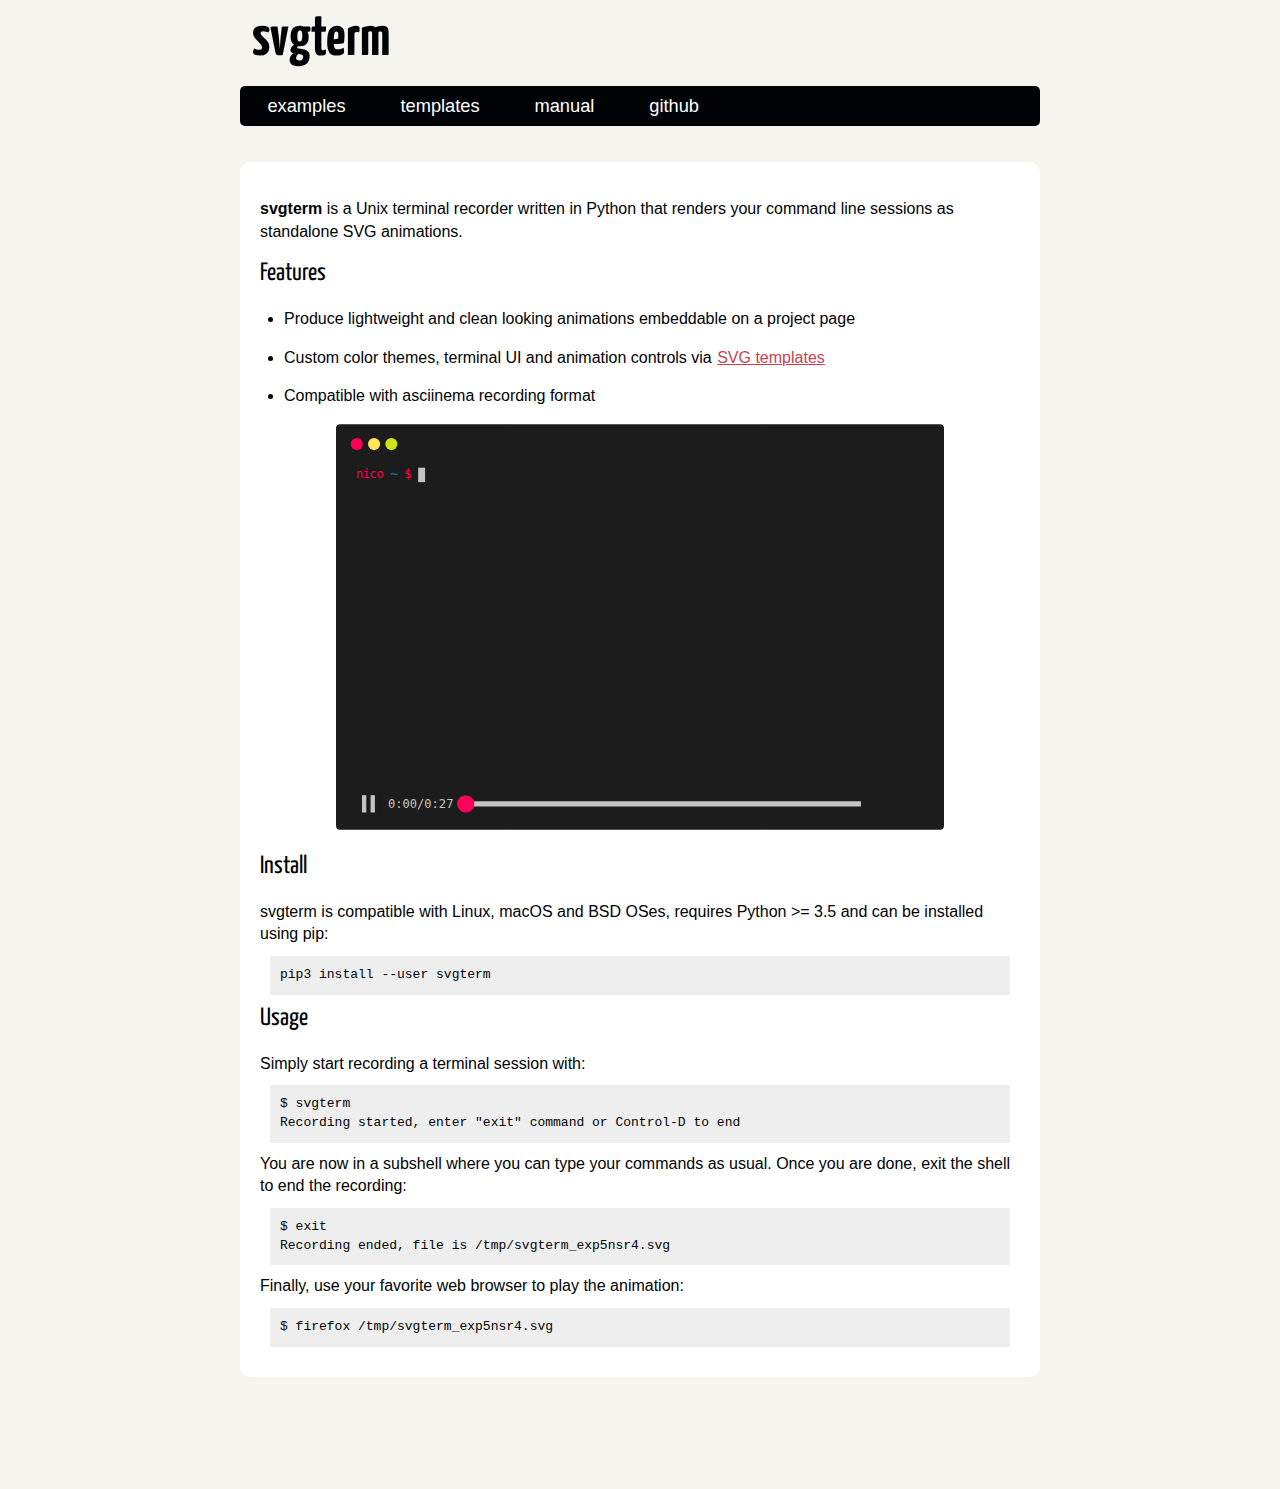
<file: docs/index.html>
<!DOCTYPE html>
<html lang="en">
<head>
    <meta charset="utf-8"/>
    <title>svgterm</title>
    <link rel="stylesheet" href="theme/css/main.css"/>
</head>

<body id="index" class="home">
<header id="banner" class="body">
    <h1><a href="index.html">svgterm</a></h1>
    <nav>
        <ul>
            <li><a href="pages/examples.html">examples</a></li>
            <li><a href="pages/templates.html">templates</a></li>
            <li><a href="https://github.com/khulnasoft-lab/svgterm/blob/master/man/svgterm.md">manual</a></li>
            <li><a href="https://github.com/khulnasoft-lab/svgterm">github</a></li>
        </ul>
    </nav>
</header><!-- /#banner -->
<section id="content" class="body">
    <p><b>svgterm</b> is a Unix terminal recorder written in Python that renders your command
        line sessions as standalone SVG animations.</p>

    <h2>Features</h2>
    <ul>
        <li>Produce lightweight and clean looking animations embeddable on a project page</li>
        <li>Custom color themes, terminal UI and animation controls via
            <a href="pages/templates.html">SVG templates</a></li>
        <li>Compatible with asciinema recording format</li>
    </ul>

    <p align="center">
        <object data="examples/awesome_window_frame_js.svg" width="80%"></object>
    </p>

    <h2>Install</h2>
    svgterm is compatible with Linux, macOS and BSD OSes, requires Python >= 3.5 and can be installed using pip:
    <pre>pip3 install --user svgterm</pre>

    <h2>Usage</h2>
    Simply start recording a terminal session with:

    <pre>$ svgterm
Recording started, enter "exit" command or Control-D to end
</pre>
    You are now in a subshell where you can type your commands as usual.
    Once you are done, exit the shell to end the recording:

    <pre>
$ exit
Recording ended, file is /tmp/svgterm_exp5nsr4.svg
</pre>
    Finally, use your favorite web browser to play the animation:
    <pre>
$ firefox /tmp/svgterm_exp5nsr4.svg
</pre>


</section>
<section id="extras" class="body">
</section><!-- /#extras -->

<footer id="contentinfo" class="body">
</footer><!-- /#contentinfo -->

</body>
</html>
</file>
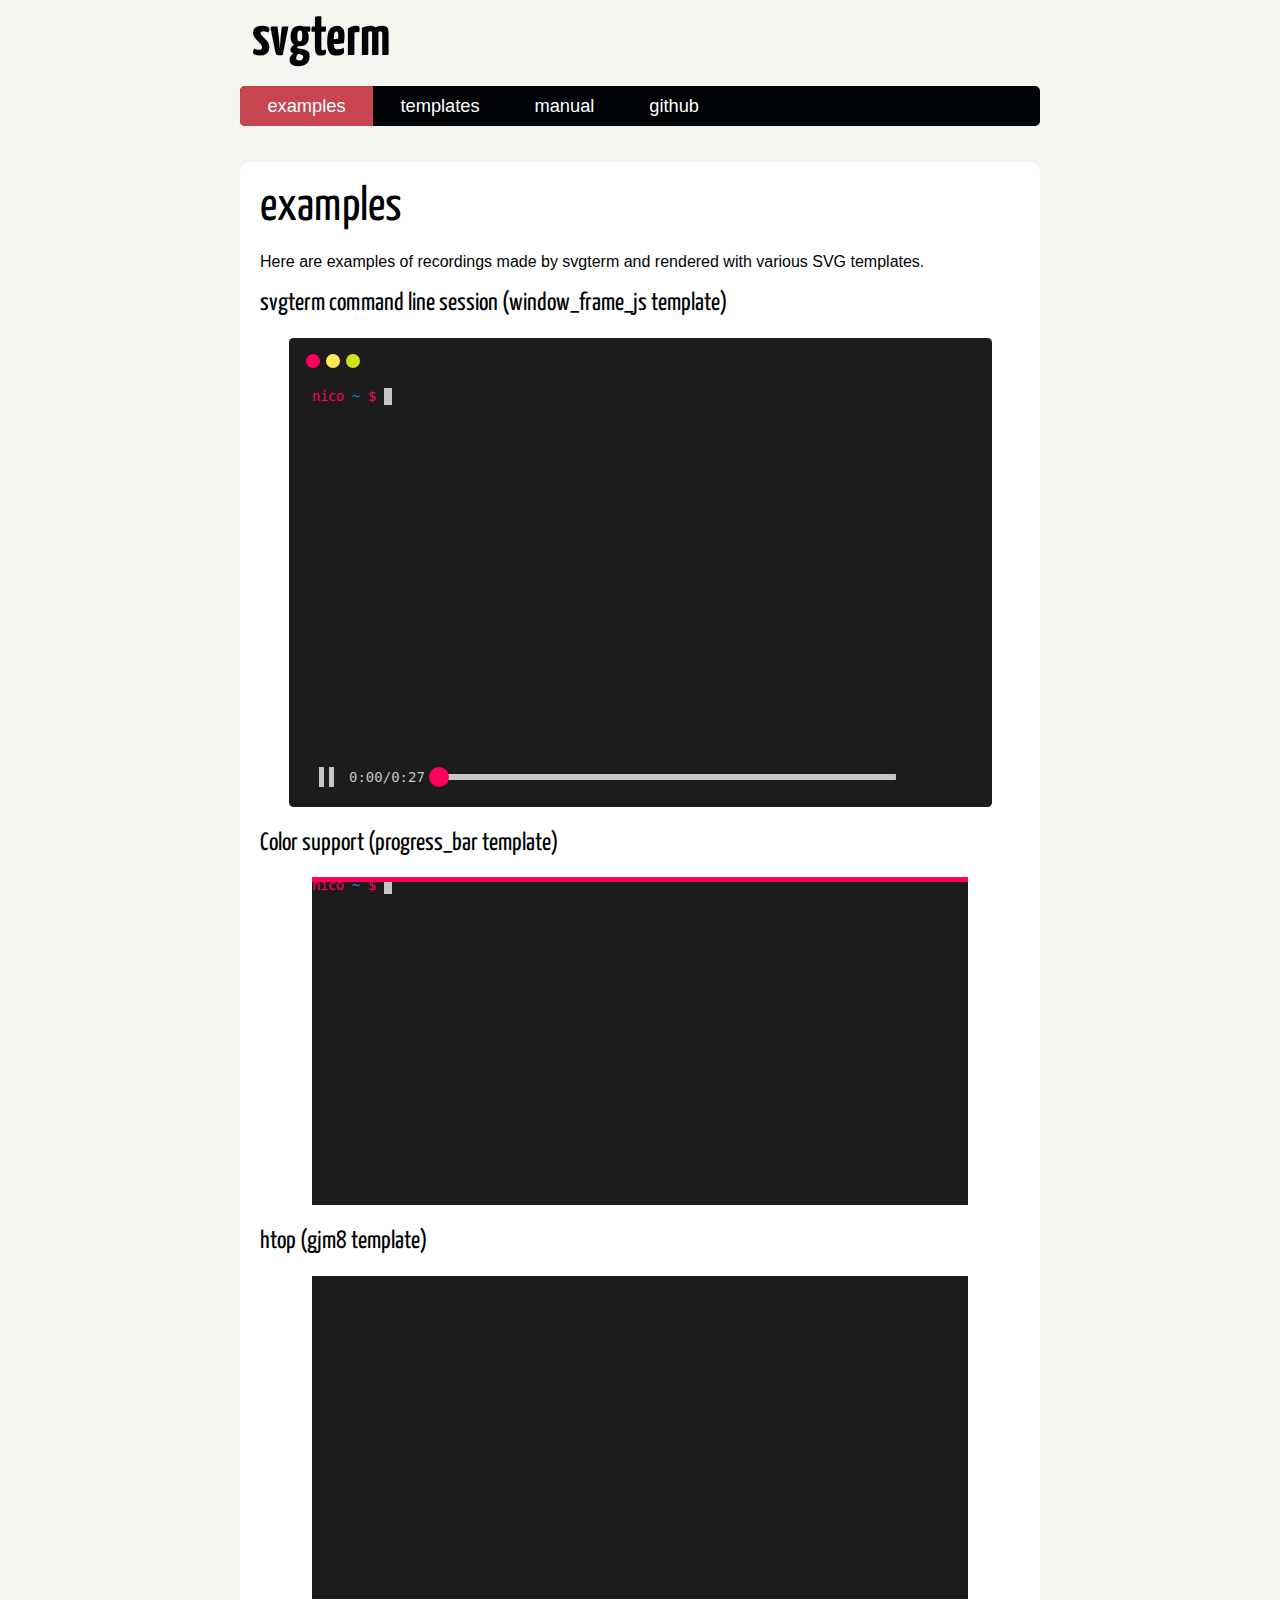
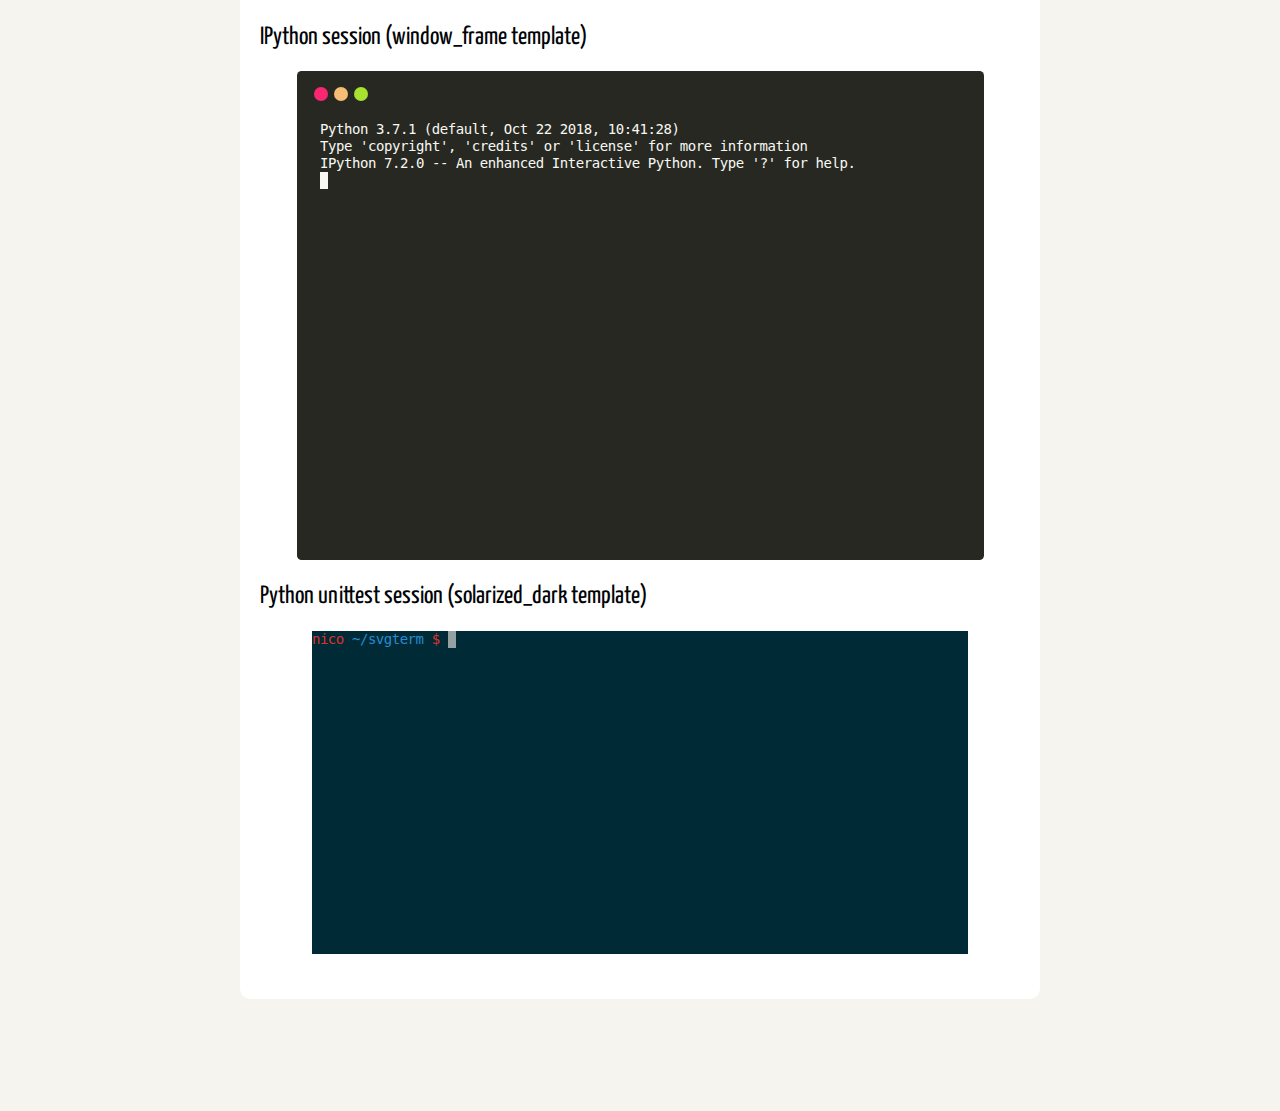
<file: docs/pages/examples.html>
<!DOCTYPE html>
<html lang="en">
<head>
        <meta charset="utf-8" />
        <title>examples</title>
        <link rel="stylesheet" href="../theme/css/main.css" />
</head>

<body id="index" class="home">
        <header id="banner" class="body">
                <h1><a href="../index.html">svgterm</a></h1>
                <nav><ul>
                    <li class="active"><a href="examples.html">examples</a></li>
                    <li><a href="templates.html">templates</a></li>
                    <li><a href="https://github.com/khulnasoft-lab/svgterm/blob/master/man/svgterm.md">manual</a></li>
                    <li><a href="https://github.com/khulnasoft-lab/svgterm">github</a></li>
                </ul></nav>
        </header><!-- /#banner -->
<section id="content" class="body">
    <h1 class="entry-title">examples</h1>

    <p>Here are examples of recordings made by svgterm and rendered with various SVG templates.</p>

    <h2>svgterm command line session (window_frame_js template)</h2>
    <p align="center">
        <object data="../examples/awesome_window_frame_js.svg"></object>
    </p>

    <h2>Color support (progress_bar template)</h2>
    <p align="center">
        <object data="../examples/colors_progress_bar.svg"></object>
    </p>

    <h2>htop  (gjm8 template)</h2>
    <p align="center">
        <object data="../examples/htop_gjm8.svg"></object>
    </p>

    <h2>IPython session (window_frame template)</h2>
    <p align="center">
        <object data="../examples/ipython_window_frame.svg"></object>
    </p>

    <h2>Python unittest session (solarized_dark template)</h2>
    <p align="center">
        <object data="../examples/unittest_solarized_dark.svg"></object>
    </p>

</section>
        <section id="extras" class="body">
        </section><!-- /#extras -->
        <footer id="contentinfo" class="body">
        </footer><!-- /#contentinfo -->
</body>
</html>
</file>
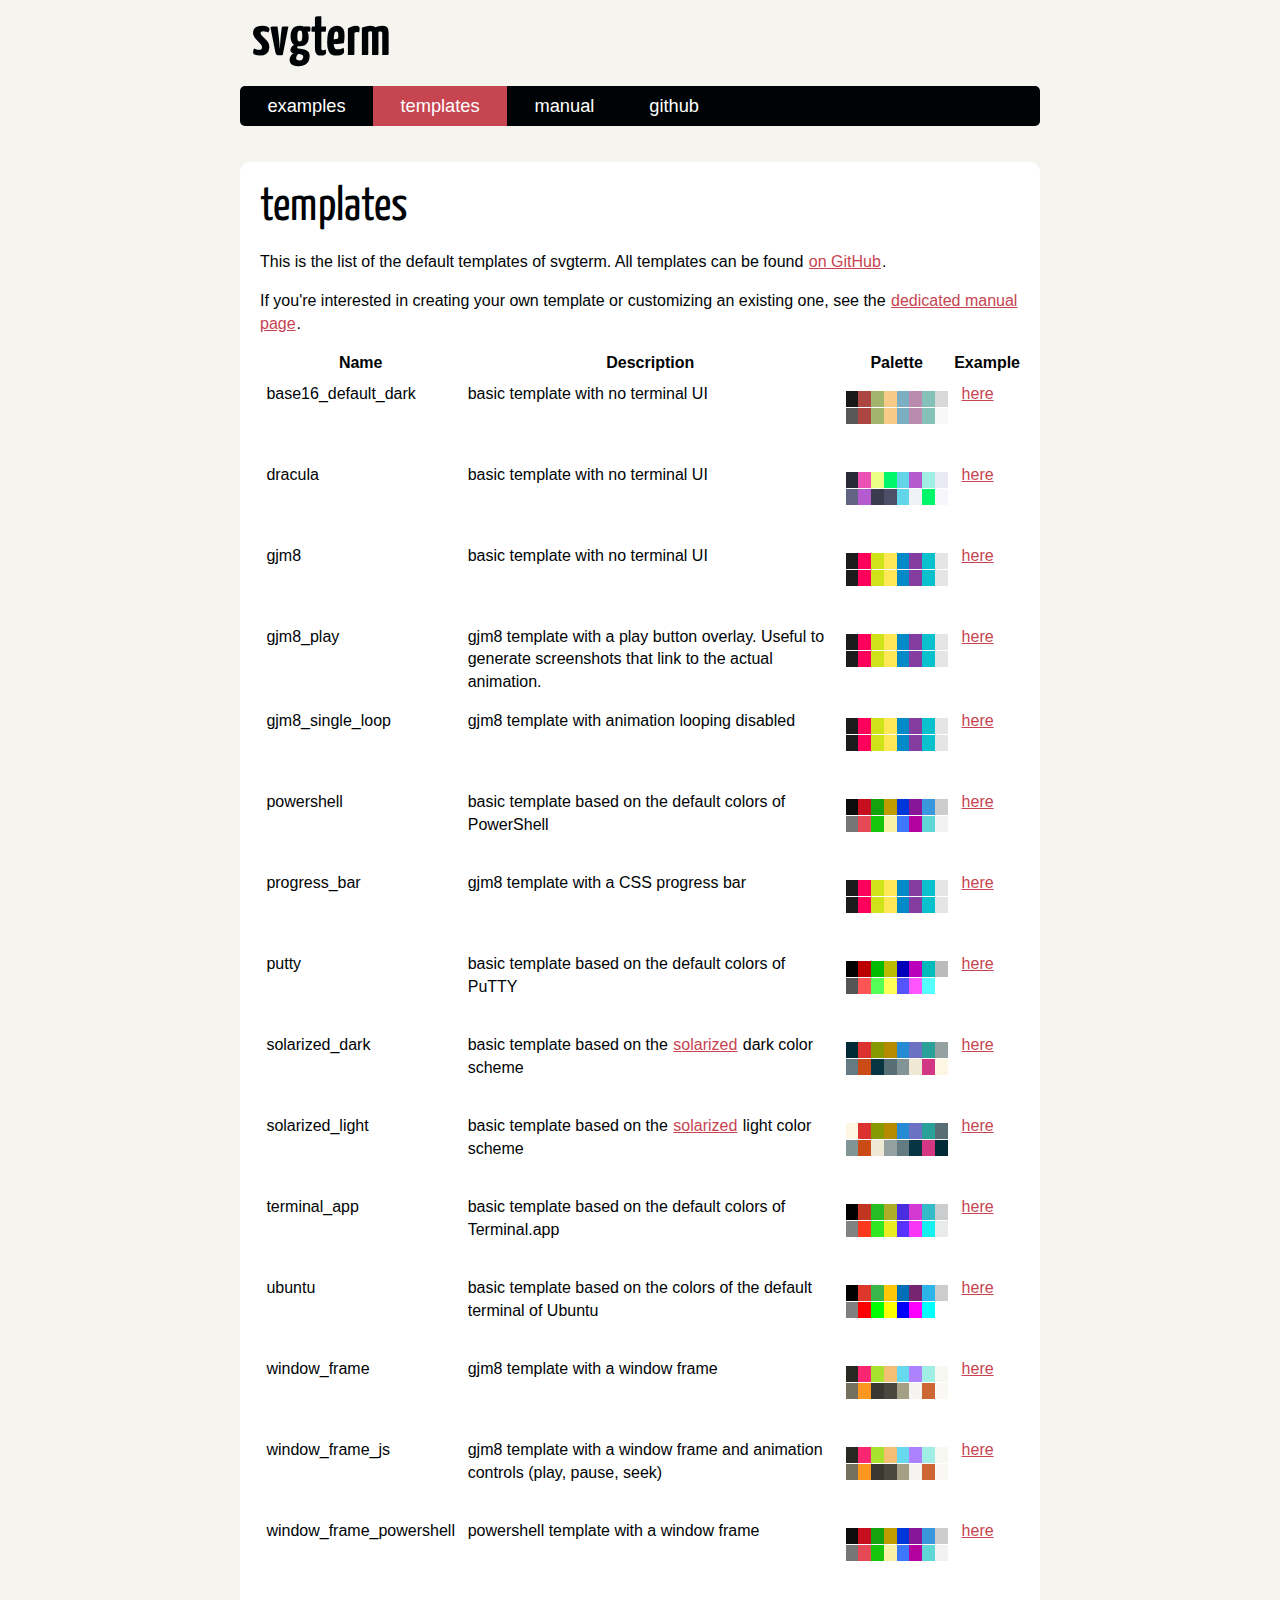
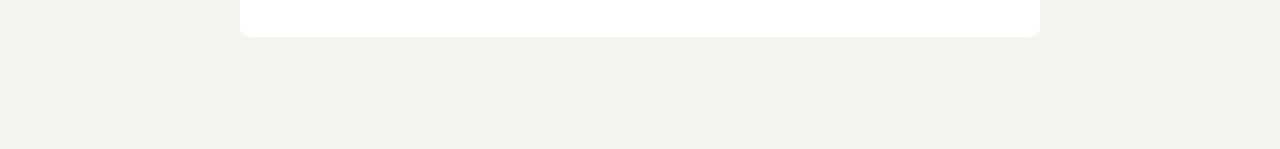
<file: docs/pages/templates.html>
<!DOCTYPE html>
<html lang="en">
<head>
    <meta charset="utf-8"/>
    <title>templates</title>
    <link rel="stylesheet" href="../theme/css/main.css"/>
</head>

<body id="index" class="home">
<header id="banner" class="body">
    <h1><a href="../index.html">svgterm</a></h1>
    <nav>
        <ul>
            <li><a href="examples.html">examples</a></li>
            <li class="active"><a href="templates.html">templates</a></li>
            <li>
                <a href="https://github.com/khulnasoft-lab/svgterm/blob/master/man/svgterm.md">manual</a>
            <li><a href="https://github.com/khulnasoft-lab/svgterm">github</a></li>
        </ul>
    </nav>
</header><!-- /#banner -->
<section id="content" class="body">
    <h1 class="entry-title">templates</h1>

    <p>This is the list of the default templates of svgterm. All templates can
        be found <a href="https://github.com/khulnasoft-lab/svgterm/tree/develop/svgterm/data/templates">on GitHub</a>.</p>
    <p>If you're interested in creating your own template or customizing an existing one, see the
        <a href="https://github.com/khulnasoft-lab/svgterm/blob/develop/man/svgterm-templates.md">dedicated manual page</a>.
    </p>


    <table style="width:100%">
        <tr>
            <th align="center">Name</th>
            <th align="center">Description</th>
            <th align="center">Palette</th>
            <th align="center">Example</th>
        </tr>
        <tr>
            <td>base16_default_dark</td>
            <td>basic template with no terminal UI</td>
            <td>
                <table>
                    <tr style="border-bottom: 1px solid white;">
                        <td style="background:#181818"></td>
                        <td style="background:#ab4642"></td>
                        <td style="background:#a1b56c"></td>
                        <td style="background:#f7ca88"></td>
                        <td style="background:#7cafc2"></td>
                        <td style="background:#ba8baf"></td>
                        <td style="background:#86c1b9"></td>
                        <td style="background:#d8d8d8"></td>
                    </tr>
                    <tr>
                        <td style="background:#585858"></td>
                        <td style="background:#ab4642"></td>
                        <td style="background:#a1b56C"></td>
                        <td style="background:#f7ca88"></td>
                        <td style="background:#7cafc2"></td>
                        <td style="background:#ba8baf"></td>
                        <td style="background:#86c1b9"></td>
                        <td style="background:#f8f8f8"></td>
                    </tr>
                </table>
            </td>
            <td><a href="../examples/base16_default_dark.svg">here</a></td>
        </tr>
        <tr>
            <td>dracula</td>
            <td>basic template with no terminal UI</td>
            <td>
                <table>
                    <tr style="border-bottom: 1px solid white;">
                        <td style="background:#282936"></td>
                        <td style="background:#ea51b2"></td>
                        <td style="background:#ebff87"></td>
                        <td style="background:#00f769"></td>
                        <td style="background:#62d6e8"></td>
                        <td style="background:#b45bcf"></td>
                        <td style="background:#a1efe4"></td>
                        <td style="background:#e9e9f4"></td>
                    </tr>
                    <tr>
                        <td style="background:#626483"></td>
                        <td style="background:#b45bcf"></td>
                        <td style="background:#3a3c4e"></td>
                        <td style="background:#4d4f68"></td>
                        <td style="background:#62d6e8"></td>
                        <td style="background:#f1f2f8"></td>
                        <td style="background:#00f769"></td>
                        <td style="background:#f7f7fb"></td>
                    </tr>
                </table>
            </td>
            <td><a href="../examples/dracula.svg">here</a></td>
        </tr>
        <tr>
            <td>gjm8</td>
            <td>basic template with no terminal UI</td>
            <td>
                <table>
                    <tr style="border-bottom: 1px solid white;">
                        <td style="background:#1c1c1c"></td>
                        <td style="background:#ff005b"></td>
                        <td style="background:#cee318"></td>
                        <td style="background:#ffe755"></td>
                        <td style="background:#048ac7"></td>
                        <td style="background:#833c9f"></td>
                        <td style="background:#0ac1cd"></td>
                        <td style="background:#e5e5e5"></td>
                    </tr>
                    <tr>
                        <td style="background:#1c1c1c"></td>
                        <td style="background:#ff005b"></td>
                        <td style="background:#cee318"></td>
                        <td style="background:#ffe755"></td>
                        <td style="background:#048ac7"></td>
                        <td style="background:#833c9f"></td>
                        <td style="background:#0ac1cd"></td>
                        <td style="background:#e5e5e5"></td>
                    </tr>
                </table>
            </td>
            <td><a href="../examples/gjm8.svg">here</a></td>
        </tr>
        <tr>
            <td>gjm8_play</td>
            <td>gjm8 template with a play button overlay. Useful to generate screenshots that link to the actual
                animation.
            </td>
            <td>
                <table>
                    <tr style="border-bottom: 1px solid white;">
                        <td style="background:#1c1c1c"></td>
                        <td style="background:#ff005b"></td>
                        <td style="background:#cee318"></td>
                        <td style="background:#ffe755"></td>
                        <td style="background:#048ac7"></td>
                        <td style="background:#833c9f"></td>
                        <td style="background:#0ac1cd"></td>
                        <td style="background:#e5e5e5"></td>
                    </tr>
                    <tr>
                        <td style="background:#1c1c1c"></td>
                        <td style="background:#ff005b"></td>
                        <td style="background:#cee318"></td>
                        <td style="background:#ffe755"></td>
                        <td style="background:#048ac7"></td>
                        <td style="background:#833c9f"></td>
                        <td style="background:#0ac1cd"></td>
                        <td style="background:#e5e5e5"></td>
                    </tr>
                </table>
            </td>
            <td><a href="../examples/gjm8_play.svg">here</a></td>
        </tr>
        <tr>
            <td>gjm8_single_loop</td>
            <td>gjm8 template with animation looping disabled</td>
            <td>
                <table>
                    <tr style="border-bottom: 1px solid white;">
                        <td style="background:#1c1c1c"></td>
                        <td style="background:#ff005b"></td>
                        <td style="background:#cee318"></td>
                        <td style="background:#ffe755"></td>
                        <td style="background:#048ac7"></td>
                        <td style="background:#833c9f"></td>
                        <td style="background:#0ac1cd"></td>
                        <td style="background:#e5e5e5"></td>
                    </tr>
                    <tr>
                        <td style="background:#1c1c1c"></td>
                        <td style="background:#ff005b"></td>
                        <td style="background:#cee318"></td>
                        <td style="background:#ffe755"></td>
                        <td style="background:#048ac7"></td>
                        <td style="background:#833c9f"></td>
                        <td style="background:#0ac1cd"></td>
                        <td style="background:#e5e5e5"></td>
                    </tr>
                </table>
            </td>
            <td><a href="../examples/gjm8_single_loop.svg">here</a></td>
        </tr>
        <tr>
            <td>powershell</td>
            <td>basic template based on the default colors of PowerShell</td>
            <td>
                <table>
                    <tr style="border-bottom: 1px solid white;">
                        <td style="background:#0c0c0c"></td>
                        <td style="background:#c50f1f"></td>
                        <td style="background:#13a10e"></td>
                        <td style="background:#c19c00"></td>
                        <td style="background:#0037da"></td>
                        <td style="background:#881798"></td>
                        <td style="background:#3a96dd"></td>
                        <td style="background:#cccccc"></td>
                    </tr>
                    <tr>
                        <td style="background:#767676"></td>
                        <td style="background:#e74856"></td>
                        <td style="background:#16c60c"></td>
                        <td style="background:#f9f1a5"></td>
                        <td style="background:#3b78ff"></td>
                        <td style="background:#b4009e"></td>
                        <td style="background:#61d6d6"></td>
                        <td style="background:#f2f2f2"></td>
                    </tr>
                </table>
            </td>
            <td><a href="../examples/powershell.svg">here</a></td>
        </tr>
        <tr>
            <td>progress_bar</td>
            <td>gjm8 template with a CSS progress bar</td>
            <td>
                <table>
                    <tr style="border-bottom: 1px solid white;">
                        <td style="background:#1c1c1c"></td>
                        <td style="background:#ff005b"></td>
                        <td style="background:#cee318"></td>
                        <td style="background:#ffe755"></td>
                        <td style="background:#048ac7"></td>
                        <td style="background:#833c9f"></td>
                        <td style="background:#0ac1cd"></td>
                        <td style="background:#e5e5e5"></td>
                    </tr>
                    <tr>
                        <td style="background:#1c1c1c"></td>
                        <td style="background:#ff005b"></td>
                        <td style="background:#cee318"></td>
                        <td style="background:#ffe755"></td>
                        <td style="background:#048ac7"></td>
                        <td style="background:#833c9f"></td>
                        <td style="background:#0ac1cd"></td>
                        <td style="background:#e5e5e5"></td>
                    </tr>
                </table>
            </td>
            <td><a href="../examples/progress_bar.svg">here</a></td>
        </tr>
        <tr>
            <td>putty</td>
            <td>basic template based on the default colors of PuTTY</td>
            <td>
                <table>
                    <tr style="border-bottom: 1px solid white;">
                        <td style="background:#000000"></td>
                        <td style="background:#bb0000"></td>
                        <td style="background:#00bb00"></td>
                        <td style="background:#bbbb00"></td>
                        <td style="background:#0000bb"></td>
                        <td style="background:#bb00bb"></td>
                        <td style="background:#00bbbb"></td>
                        <td style="background:#bbbbbb"></td>
                    </tr>
                    <tr>
                        <td style="background:#555555"></td>
                        <td style="background:#ff5555"></td>
                        <td style="background:#55ff55"></td>
                        <td style="background:#ffff55"></td>
                        <td style="background:#5555ff"></td>
                        <td style="background:#ff55ff"></td>
                        <td style="background:#55ffff"></td>
                        <td style="background:#ffffff"></td>
                </table>
            </td>
            <td><a href="../examples/putty.svg">here</a></td>
        </tr>
        <tr>
            <td>solarized_dark</td>
            <td>basic template based on the <a href="https://ethanschoonover.com/solarized/">solarized</a> dark color
                scheme
            </td>
            <td>
                <table>
                    <tr style="border-bottom: 1px solid white;">
                        <td style="background:#002b36"></td>
                        <td style="background:#dc322f"></td>
                        <td style="background:#859900"></td>
                        <td style="background:#b58900"></td>
                        <td style="background:#268bd2"></td>
                        <td style="background:#6c71c4"></td>
                        <td style="background:#2aa198"></td>
                        <td style="background:#93a1a1"></td>
                    </tr>
                    <tr>
                        <td style="background:#657b83"></td>
                        <td style="background:#cb4b16"></td>
                        <td style="background:#073642"></td>
                        <td style="background:#586e75"></td>
                        <td style="background:#839496"></td>
                        <td style="background:#eee8d5"></td>
                        <td style="background:#d33682"></td>
                        <td style="background:#fdf6e3"></td>
                    </tr>
                </table>
            </td>
            <td><a href="../examples/solarized_dark.svg">here</a></td>
        </tr>
        <tr>
            <td>solarized_light</td>
            <td>basic template based on the <a href="https://ethanschoonover.com/solarized/">solarized</a> light color
                scheme
            </td>
            <td>
                <table>
                    <tr style="border-bottom: 1px solid white;">
                        <td style="background:#fdf6e3"></td>
                        <td style="background:#dc322f"></td>
                        <td style="background:#859900"></td>
                        <td style="background:#b58900"></td>
                        <td style="background:#268bd2"></td>
                        <td style="background:#6c71c4"></td>
                        <td style="background:#2aa198"></td>
                        <td style="background:#586e75"></td>

                    </tr>
                    <tr>
                        <td style="background:#839496"></td>
                        <td style="background:#cb4b16"></td>
                        <td style="background:#eee8d5"></td>
                        <td style="background:#93a1a1"></td>
                        <td style="background:#657b83"></td>
                        <td style="background:#073642"></td>
                        <td style="background:#d33682"></td>
                        <td style="background:#002b36"></td>
                    </tr>
                </table>
            </td>
            <td><a href="../examples/solarized_light.svg">here</a></td>
        </tr>
        <tr>
            <td>terminal_app</td>
            <td>basic template based on the default colors of Terminal.app</td>
            <td>
                <table>
                    <tr style="border-bottom: 1px solid white;">
                        <td style="background:#000000"></td>
                        <td style="background:#c23621"></td>
                        <td style="background:#25bc24"></td>
                        <td style="background:#adad27"></td>
                        <td style="background:#492ee1"></td>
                        <td style="background:#d338d3"></td>
                        <td style="background:#33bbc8"></td>
                        <td style="background:#cbcccd"></td>

                    </tr>
                    <tr>
                        <td style="background:#818383"></td>
                        <td style="background:#fc391f"></td>
                        <td style="background:#31e722"></td>
                        <td style="background:#eaec23"></td>
                        <td style="background:#5833ff"></td>
                        <td style="background:#f935f8"></td>
                        <td style="background:#14f0f0"></td>
                        <td style="background:#e9ebeb"></td>
                    </tr>
                </table>
            </td>
            <td><a href="../examples/terminal_app.svg">here</a></td>
        </tr>
        <tr>
            <td>ubuntu</td>
            <td>basic template based on the colors of the default terminal of Ubuntu</td>
            <td>
                <table>
                    <tr style="border-bottom: 1px solid white;">
                        <td style="background:#010101"></td>
                        <td style="background:#de382b"></td>
                        <td style="background:#39b54a"></td>
                        <td style="background:#ffc706"></td>
                        <td style="background:#006fb8"></td>
                        <td style="background:#762671"></td>
                        <td style="background:#2cb5e9"></td>
                        <td style="background:#cccccc"></td>

                    </tr>
                    <tr>
                        <td style="background:#808080"></td>
                        <td style="background:#ff0000"></td>
                        <td style="background:#00ff00"></td>
                        <td style="background:#ffff00"></td>
                        <td style="background:#0000ff"></td>
                        <td style="background:#ff00ff"></td>
                        <td style="background:#00ffff"></td>
                        <td style="background:#ffffff"></td>
                    </tr>
                </table>
            </td>
            <td><a href="../examples/ubuntu.svg">here</a></td>
        </tr>
        <tr>
            <td>window_frame</td>
            <td>gjm8 template with a window frame</td>
            <td>
                <table>
                    <tr style="border-bottom: 1px solid white;">
                        <td style="background:#272822"></td>
                        <td style="background:#f92672"></td>
                        <td style="background:#a6e22e"></td>
                        <td style="background:#f4bf75"></td>
                        <td style="background:#66d9ef"></td>
                        <td style="background:#ae81ff"></td>
                        <td style="background:#a1efe4"></td>
                        <td style="background:#f8f8f2"></td>

                    </tr>
                    <tr>
                        <td style="background:#75715e"></td>
                        <td style="background:#fd971f"></td>
                        <td style="background:#383830"></td>
                        <td style="background:#49483e"></td>
                        <td style="background:#a59f85"></td>
                        <td style="background:#f5f4f1"></td>
                        <td style="background:#cc6633"></td>
                        <td style="background:#f9f8f5"></td>
                    </tr>
                </table>
            </td>
            <td><a href="../examples/window_frame.svg">here</a></td>
        </tr>
        <tr>
            <td>window_frame_js</td>
            <td>gjm8 template with a window frame and animation controls (play, pause, seek)</td>
            <td>
                <table>
                    <tr style="border-bottom: 1px solid white;">
                        <td style="background:#272822"></td>
                        <td style="background:#f92672"></td>
                        <td style="background:#a6e22e"></td>
                        <td style="background:#f4bf75"></td>
                        <td style="background:#66d9ef"></td>
                        <td style="background:#ae81ff"></td>
                        <td style="background:#a1efe4"></td>
                        <td style="background:#f8f8f2"></td>

                    </tr>
                    <tr>
                        <td style="background:#75715e"></td>
                        <td style="background:#fd971f"></td>
                        <td style="background:#383830"></td>
                        <td style="background:#49483e"></td>
                        <td style="background:#a59f85"></td>
                        <td style="background:#f5f4f1"></td>
                        <td style="background:#cc6633"></td>
                        <td style="background:#f9f8f5"></td>
                    </tr>
                </table>
            </td>
            <td><a href="../examples/window_frame_js.svg">here</a></td>
        </tr>
        <tr>
            <td>window_frame_powershell</td>
            <td>powershell template with a window frame</td>
            <td>
                <table>
                    <tr style="border-bottom: 1px solid white;">
                        <td style="background:#0c0c0c"></td>
                        <td style="background:#c50f1f"></td>
                        <td style="background:#13a10e"></td>
                        <td style="background:#c19c00"></td>
                        <td style="background:#0037da"></td>
                        <td style="background:#881798"></td>
                        <td style="background:#3a96dd"></td>
                        <td style="background:#cccccc"></td>
                    </tr>
                    <tr>
                        <td style="background:#767676"></td>
                        <td style="background:#e74856"></td>
                        <td style="background:#16c60c"></td>
                        <td style="background:#f9f1a5"></td>
                        <td style="background:#3b78ff"></td>
                        <td style="background:#b4009e"></td>
                        <td style="background:#61d6d6"></td>
                        <td style="background:#f2f2f2"></td>
                    </tr>
                </table>
            </td>
            <td><a href="../examples/window_frame_powershell.svg">here</a></td>
        </tr>
    </table>

</section>
<section id="extras" class="body">
</section><!-- /#extras -->

<footer id="contentinfo" class="body">
</footer><!-- /#contentinfo -->

</body>
</html>
</file>
<file: docs/theme/css/main.css>
/*
	Name: Smashing HTML5
	Date: July 2009
	Description: Sample layout for HTML5 and CSS3 goodness.
	Version: 1.0
	License: MIT <http://opensource.org/licenses/MIT>
	Licensed by: Smashing Media GmbH <http://www.smashingmagazine.com/>
	Original author: Enrique Ramírez <http://enrique-ramirez.com/>
*/

/* Imports */
@import url("reset.css");
@import url("pygment.css");
@import url("typogrify.css");
@import url(https://fonts.googleapis.com/css?family=Yanone+Kaffeesatz&subset=latin);

/***** Global *****/
/* Body */
body {
    background: #F5F4EF;
    color: #000305;
    font-size: 100%; /* Base font size: 14px */
    font-family: 'Trebuchet MS', Trebuchet, 'Lucida Sans Unicode', 'Lucida Grande', 'Lucida Sans', Arial, sans-serif;
    line-height: 1.429;
    margin: 0;
    padding: 0;
    text-align: left;
}

/* Headings */
h1 {font-size: 2em }
h2 {font-size: 1.571em}	/* 22px */
h3 {font-size: 1.429em}	/* 20px */
h4 {font-size: 1.286em}	/* 18px */
h5 {font-size: 1.143em}	/* 16px */
h6 {font-size: 1em}		/* 14px */

h1, h2, h3, h4, h5, h6 {
	font-weight: 400;
	line-height: 1.1;
	margin-bottom: .8em;
    font-family: 'Yanone Kaffeesatz', arial, serif;
}

h3, h4, h5, h6 { margin-top: .8em; }

hr { border: 2px solid #EEEEEE; }

/* Anchors */
a {outline: 0;}
a img {border: 0px; text-decoration: none;}
a:link, a:visited {
	color: #C74350;
	padding: 0 1px;
	text-decoration: underline;
}
a:hover, a:active {
	background-color: #C74350;
	color: #fff;
	text-decoration: none;
	text-shadow: 1px 1px 1px #333;
}

h1 a:hover {
    background-color: inherit
}

/* Paragraphs */
div.line-block,
p { margin-top: 1em;
    margin-bottom: 1em;}

strong, b {font-weight: bold;}
em, i {font-style: italic;}

/* Lists */
ul {
	list-style: outside disc;
	margin: 0em 0 0 1.5em;
}

ol {
	list-style: outside decimal;
	margin: 0em 0 0 1.5em;
}

li { margin-top: 0.5em;
     margin-bottom: 1em; }

.post-info {
    float:right;
    margin:10px;
    padding:5px;
}

.post-info p{
    margin-top: 1px;
    margin-bottom: 1px;
}

.readmore { float: right }

dl {margin: 0 0 1.5em 0;}
dt {font-weight: bold;}
dd {margin-left: 1.5em;}

pre{background-color:  rgb(238, 238, 238); padding: 10px; margin: 10px; overflow: auto;}

/* Quotes */
blockquote {
    margin: 20px;
    font-style: italic;
}
cite {}

q {}

div.note {
   float: right;
   margin: 5px;
   font-size: 85%;
   max-width: 300px;
}

/* Tables */
table {margin: .5em auto 1.5em auto; width: 98%;}

	/* Thead */
	thead th {padding: .5em .4em; text-align: left;}
	thead td {}

	/* Tbody */
	tbody td {padding: .5em .4em;}
	tbody th {}

	tbody .alt td {}
	tbody .alt th {}

	/* Tfoot */
	tfoot th {}
	tfoot td {}

/* HTML5 tags */
header, section, footer,
aside, nav, article, figure {
	display: block;
}

/***** Layout *****/
.body {clear: both; margin: 0 auto; width: 800px;}
img.right, figure.right {float: right; margin: 0 0 2em 2em;}
img.left, figure.left {float: left; margin: 0 2em 2em 0;}

/*
	Header
*****************/
#banner {
	margin: 0 auto;
	padding: 2.5em 0 0 0;
}

	/* Banner */
	#banner h1 {font-size: 3.571em; line-height: 0;}
	#banner h1 a:link, #banner h1 a:visited {
		color: #000305;
		display: block;
		font-weight: bold;
		margin: 0 0 .6em .2em;
		text-decoration: none;
	}
	#banner h1 a:hover, #banner h1 a:active {
		background: none;
		color: #C74350;
		text-shadow: none;
	}

	#banner h1 strong {font-size: 0.36em; font-weight: normal;}

	/* Main Nav */
	#banner nav {
		background: #000305;
		font-size: 1.143em;
		height: 40px;
		line-height: 30px;
		margin: 0 auto 2em auto;
		padding: 0;
		text-align: center;
		width: 800px;

		border-radius: 5px;
		-moz-border-radius: 5px;
		-webkit-border-radius: 5px;
	}

	#banner nav ul {list-style: none; margin: 0 auto; width: 800px;}
	#banner nav li {float: left; display: inline; margin: 0;}

	#banner nav a:link, #banner nav a:visited {
		color: #fff;
		display: inline-block;
		height: 30px;
		padding: 5px 1.5em;
		text-decoration: none;
	}
	#banner nav a:hover, #banner nav a:active,
	#banner nav .active a:link, #banner nav .active a:visited {
		background: #C74451;
		color: #fff;
		text-shadow: none !important;
	}

	#banner nav li:first-child a {
		border-top-left-radius: 5px;
		-moz-border-radius-topleft: 5px;
		-webkit-border-top-left-radius: 5px;

		border-bottom-left-radius: 5px;
		-moz-border-radius-bottomleft: 5px;
		-webkit-border-bottom-left-radius: 5px;
	}

/*
	Featured
*****************/
#featured {
	background: #fff;
	margin-bottom: 2em;
	overflow: hidden;
	padding: 20px;
	width: 760px;

	border-radius: 10px;
	-moz-border-radius: 10px;
	-webkit-border-radius: 10px;
}

#featured figure {
	border: 2px solid #eee;
	float: right;
	margin: 0.786em 2em 0 5em;
	width: 248px;
}
#featured figure img {display: block; float: right;}

#featured h2 {color: #C74451; font-size: 1.714em; margin-bottom: 0.333em;}
#featured h3 {font-size: 1.429em; margin-bottom: .5em;}

#featured h3 a:link, #featured h3 a:visited {color: #000305; text-decoration: none;}
#featured h3 a:hover, #featured h3 a:active {color: #fff;}

/*
	Body
*****************/
#content {
	background: #fff;
	margin-bottom: 2em;
	overflow: hidden;
	padding: 20px 20px;
	width: 760px;

	border-radius: 10px;
	-moz-border-radius: 10px;
	-webkit-border-radius: 10px;
}

/*
	Extras
*****************/
#extras {margin: 0 auto 3em auto; overflow: hidden;}

#extras ul {list-style: none; margin: 0;}
#extras li {border-bottom: 1px solid #fff;}
#extras h2 {
	color: #C74350;
	font-size: 1.429em;
	margin-bottom: .25em;
	padding: 0 3px;
}

#extras a:link, #extras a:visited {
	color: #444;
	display: block;
	border-bottom: 1px solid #F4E3E3;
	text-decoration: none;
	padding: .3em .25em;
}

#extras a:hover, #extras a:active {color: #fff;}

	/* Blogroll */
	#extras .blogroll {
		float: left;
		width: 615px;
	}

	#extras .blogroll li {float: left; margin: 0 20px 0 0; width: 185px;}

	/* Social */
	#extras .social {
		float: right;
		width: 175px;
	}

	#extras div[class='social'] a {
		background-repeat: no-repeat;
		background-position: 3px 6px;
		padding-left: 25px;
	}

		/* Icons */
		.social a[href*='about.me'] {background-image: url('../images/icons/aboutme.png');}
		.social a[href*='bitbucket.org'] {background-image: url('../images/icons/bitbucket.png');}
		.social a[href*='delicious.com'] {background-image: url('../images/icons/delicious.png');}
		.social a[href*='digg.com'] {background-image: url('../images/icons/digg.png');}
		.social a[href*='facebook.com'] {background-image: url('../images/icons/facebook.png');}
		.social a[href*='gitorious.org'] {background-image: url('../images/icons/gitorious.png');}
		.social a[href*='github.com'],
		.social a[href*='git.io'] {
			background-image: url('../images/icons/github.png');
			background-size: 16px 16px;
		}
		.social a[href*='gittip.com'] {background-image: url('../images/icons/gittip.png');}
		.social a[href*='plus.google.com'] {background-image: url('../images/icons/google-plus.png');}
		.social a[href*='groups.google.com'] {background-image: url('../images/icons/google-groups.png');}
		.social a[href*='news.ycombinator.com'],
		.social a[href*='hackernewsers.com'] {background-image: url('../images/icons/hackernews.png');}
		.social a[href*='last.fm'], .social a[href*='lastfm.'] {background-image: url('../images/icons/lastfm.png');}
		.social a[href*='linkedin.com'] {background-image: url('../images/icons/linkedin.png');}
		.social a[href*='reddit.com'] {background-image: url('../images/icons/reddit.png');}
		.social a[type$='atom+xml'], .social a[type$='rss+xml'] {background-image: url('../images/icons/rss.png');}
		.social a[href*='slideshare.net'] {background-image: url('../images/icons/slideshare.png');}
		.social a[href*='speakerdeck.com'] {background-image: url('../images/icons/speakerdeck.png');}
		.social a[href*='stackoverflow.com'] {background-image: url('../images/icons/stackoverflow.png');}
		.social a[href*='twitter.com'] {background-image: url('../images/icons/twitter.png');}
		.social a[href*='vimeo.com'] {background-image: url('../images/icons/vimeo.png');}
		.social a[href*='youtube.com'] {background-image: url('../images/icons/youtube.png');}

/*
	About
*****************/
#about {
	background: #fff;
	font-style: normal;
	margin-bottom: 2em;
	overflow: hidden;
	padding: 20px;
	text-align: left;
	width: 760px;

	border-radius: 10px;
	-moz-border-radius: 10px;
	-webkit-border-radius: 10px;
}

#about .primary {float: left; width: 165px;}
#about .primary strong {color: #C64350; display: block; font-size: 1.286em;}
#about .photo {float: left; margin: 5px 20px;}

#about .url:link, #about .url:visited {text-decoration: none;}

#about .bio {float: right; width: 500px;}

/*
	Footer
*****************/
#contentinfo {padding-bottom: 2em; text-align: right;}

/***** Sections *****/
/* Blog */
.hentry {
	display: block;
	clear: both;
	border-bottom: 1px solid #eee;
	padding: 1.5em 0;
}
li:last-child .hentry, #content > .hentry {border: 0; margin: 0;}
#content > .hentry {padding: 1em 0;}
.hentry img{display : none ;}
.entry-title {font-size: 3em; margin-bottom: 10px; margin-top: 0;}
.entry-title a:link, .entry-title a:visited {text-decoration: none; color: #333;}
.entry-title a:visited {background-color: #fff;}

.hentry .post-info * {font-style: normal;}

	/* Content */
	.hentry footer {margin-bottom: 2em;}
	.hentry footer address {display: inline;}
	#posts-list footer address {display: block;}

	/* Blog Index */
	#posts-list {list-style: none; margin: 0;}
	#posts-list .hentry {padding-left: 10px; position: relative;}

	#posts-list footer {
		left: 10px;
		position: relative;
        float: left;
		top: 0.5em;
		width: 190px;
	}

	/* About the Author */
	#about-author {
		background: #f9f9f9;
		clear: both;
		font-style: normal;
		margin: 2em 0;
		padding: 10px 20px 15px 20px;

		border-radius: 5px;
		-moz-border-radius: 5px;
		-webkit-border-radius: 5px;
	}

	#about-author strong {
		color: #C64350;
		clear: both;
		display: block;
		font-size: 1.429em;
	}

	#about-author .photo {border: 1px solid #ddd; float: left; margin: 5px 1em 0 0;}

	/* Comments */
	#comments-list {list-style: none; margin: 0 1em;}
	#comments-list blockquote {
		background: #f8f8f8;
		clear: both;
		font-style: normal;
		margin: 0;
		padding: 15px 20px;

		border-radius: 5px;
		-moz-border-radius: 5px;
		-webkit-border-radius: 5px;
	}
	#comments-list footer {color: #888; padding: .5em 1em 0 0; text-align: right;}

	#comments-list li:nth-child(2n) blockquote {background: #F5f5f5;}

	/* Add a Comment */
	#add-comment label {clear: left; float: left; text-align: left; width: 150px;}
	#add-comment input[type='text'],
	#add-comment input[type='email'],
	#add-comment input[type='url'] {float: left; width: 200px;}

	#add-comment textarea {float: left; height: 150px; width: 495px;}

	#add-comment p.req {clear: both; margin: 0 .5em 1em 0; text-align: right;}

	#add-comment input[type='submit'] {float: right; margin: 0 .5em;}
	#add-comment * {margin-bottom: .5em;}
</file>
